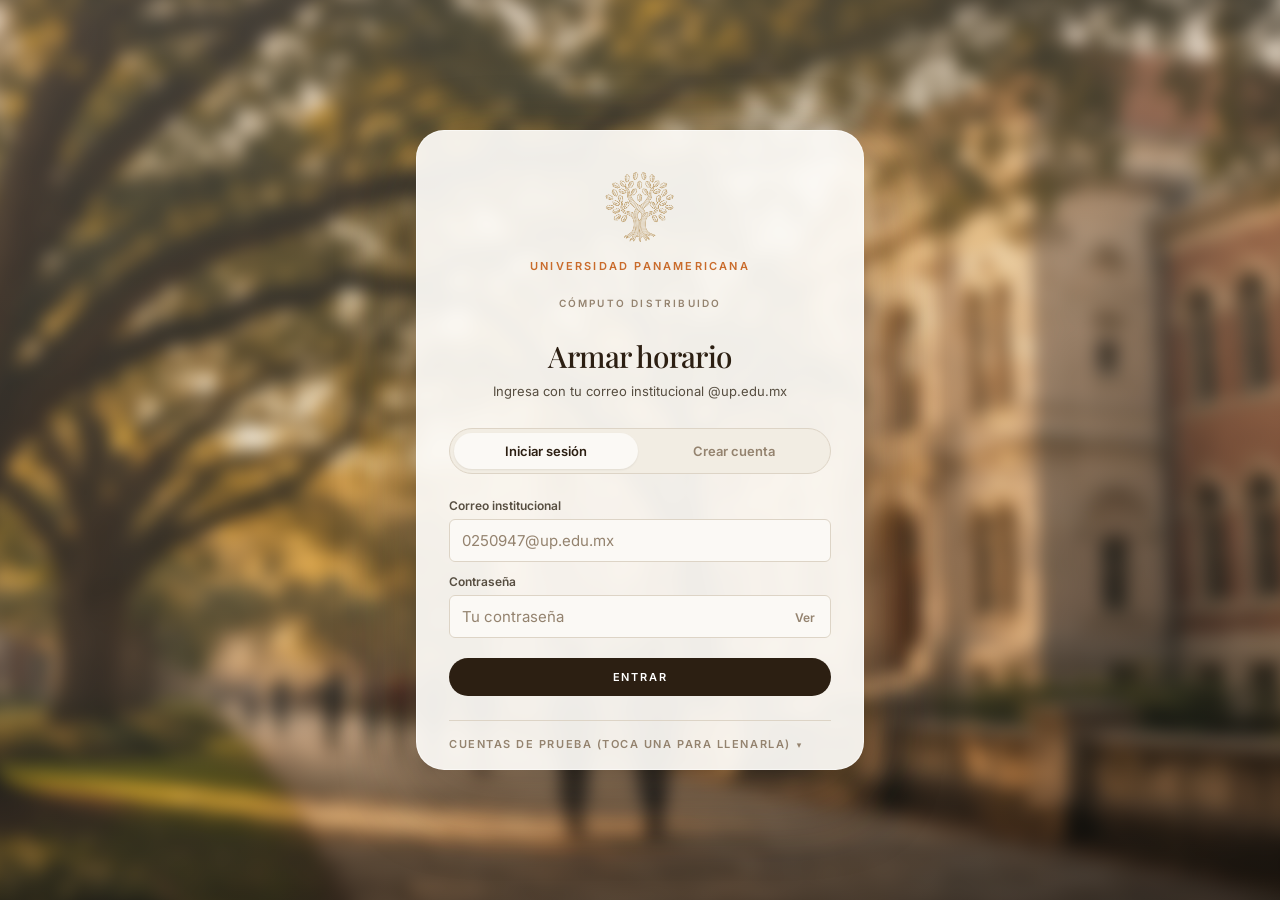
<file: frontend/index.html>
<!DOCTYPE html>
<html lang="es">
<head>
    <meta charset="UTF-8">
    <meta name="viewport" content="width=device-width, initial-scale=1.0">
    <title>Horario UP</title>
    <link rel="preconnect" href="https://fonts.googleapis.com">
    <link rel="preconnect" href="https://fonts.gstatic.com" crossorigin>
    <link href="https://fonts.googleapis.com/css2?family=Inter:wght@400;500;600;700&family=Playfair+Display:ital,wght@0,500;0,600;1,500&display=swap" rel="stylesheet">
    <link rel="stylesheet" href="estilos.css">
    <link rel="stylesheet" href="app.css">
</head>
<body class="en-login">
    <div class="login-bg" aria-hidden="true">
        <img src="brand/campus.jpg" alt="">
    </div>
    <div id="pantalla-login" class="login-screen">
        <article class="login-card">
            <img class="login-logo" src="brand/up-roble.png" alt="Universidad Panamericana">
            <p class="login-kicker">Universidad Panamericana</p>
            <p class="login-meta">Cómputo distribuido</p>
            <h1 class="login-title">Armar horario</h1>
            <p class="login-sub">Ingresa con tu correo institucional @up.edu.mx</p>

            <div class="login-tabs" role="tablist" aria-label="Acceso">
                <button type="button" class="login-tab is-active" data-tab="entrar" role="tab" aria-selected="true">Iniciar sesión</button>
                <button type="button" class="login-tab" data-tab="registro" role="tab" aria-selected="false">Crear cuenta</button>
            </div>

            <form id="form-login" class="login-form">
                <label class="campo">
                    <span>Correo institucional</span>
                    <input id="login-correo" type="email" placeholder="0250947@up.edu.mx" autocomplete="username" required>
                </label>
                <label class="campo">
                    <span>Contraseña</span>
                    <div class="campo-pass">
                        <input id="login-password" type="password" placeholder="Tu contraseña" autocomplete="current-password" required>
                        <button type="button" class="ver-pass" data-ver="login-password" aria-label="Mostrar contraseña">Ver</button>
                    </div>
                </label>
                <p id="error-login" class="error" role="alert"></p>
                <button type="submit" class="btn-primary">Entrar</button>
            </form>

            <form id="form-nuevo" class="login-form" hidden>
                <label class="campo">
                    <span>Nombre</span>
                    <input id="nuevo-nombre" type="text" placeholder="Nombre completo" autocomplete="name" required>
                </label>
                <label class="campo">
                    <span>Correo institucional</span>
                    <input id="nuevo-correo" type="email" placeholder="matricula@up.edu.mx" autocomplete="email" required>
                </label>
                <label class="campo">
                    <span>Contraseña</span>
                    <div class="campo-pass">
                        <input id="nuevo-password" type="password" placeholder="Crea una contraseña" autocomplete="new-password" required>
                        <button type="button" class="ver-pass" data-ver="nuevo-password" aria-label="Mostrar contraseña">Ver</button>
                    </div>
                </label>
                <label class="campo">
                    <span>Carrera</span>
                    <select id="nuevo-carrera" required></select>
                </label>
                <p id="error-registro" class="error" role="alert"></p>
                <button type="submit" class="btn-primary">Registrarme</button>
            </form>

            <details class="login-demos">
                <summary>Cuentas de prueba (toca una para llenarla)</summary>
                <ul>
                    <li><button type="button" class="demo" data-correo="0250947@up.edu.mx" data-pass="emilianoguillen90"><strong>0250947@up.edu.mx</strong><span>Inteligencia de Datos y Ciberseguridad</span></button></li>
                    <li><button type="button" class="demo" data-correo="0251001@up.edu.mx" data-pass="marianalopez90"><strong>0251001@up.edu.mx</strong><span>Mecatrónica</span></button></li>
                    <li><button type="button" class="demo" data-correo="0251002@up.edu.mx" data-pass="diegoramirez90"><strong>0251002@up.edu.mx</strong><span>Ingeniería Industrial</span></button></li>
                    <li><button type="button" class="demo" data-correo="0251003@up.edu.mx" data-pass="anatorres90"><strong>0251003@up.edu.mx</strong><span>Ingeniería Mecánica</span></button></li>
                </ul>
            </details>
        </article>
    </div>

    <div id="app" class="app" hidden>
        <header class="topbar">
            <div class="marca-box">
                <img class="marca-logo" src="brand/up-roble.png" alt="">
                <div>
                    <p class="marca">Universidad Panamericana</p>
                    <h1>Armar horario</h1>
                </div>
            </div>

            <nav class="app-nav" aria-label="Apartados">
                <button type="button" class="nav-btn is-active" data-nav="horario">Mi horario</button>
                <button type="button" class="nav-btn" data-nav="materias">Agregar materias</button>
                <button type="button" class="nav-btn" data-nav="espera">Lista de espera <span id="badge-espera" class="badge-nav" hidden>0</span></button>
            </nav>

            <div class="topbar-der">
                <div class="avisos-wrap">
                    <button id="btn-avisos" type="button" class="icono-btn" aria-label="Avisos" aria-haspopup="true" aria-expanded="false">
                        <svg viewBox="0 0 24 24" width="20" height="20" fill="none" stroke="currentColor" stroke-width="1.8" stroke-linecap="round" stroke-linejoin="round" aria-hidden="true"><path d="M6 8a6 6 0 1 1 12 0c0 7 3 8 3 8H3s3-1 3-8"/><path d="M10.3 21a1.94 1.94 0 0 0 3.4 0"/></svg>
                        <span id="badge-avisos" class="badge-campana" hidden>0</span>
                    </button>
                    <div id="panel-avisos" class="panel-avisos" hidden role="region" aria-label="Avisos">
                        <div class="panel-avisos-head">
                            <strong>Tus avisos</strong>
                            <span>en tiempo real</span>
                        </div>
                        <ul id="lista-avisos" class="lista-avisos"></ul>
                    </div>
                </div>
                <div class="alumno-box">
                    <p id="nombre-alumno" class="alumno"></p>
                    <p id="carrera-alumno" class="carrera"></p>
                </div>
                <button id="btn-cambiar" type="button" class="btn-salir">Cerrar sesión</button>
            </div>
        </header>

        <main class="app-main">
            <!-- ================= Mi horario ================= -->
            <section id="vista-horario" class="vista" data-vista="horario">
                <div class="vista-head">
                    <p class="vista-kicker">Esta semana</p>
                    <div class="vista-title-row">
                        <h2 id="saludo">Mi horario</h2>
                        <div class="acciones">
                            <button type="button" id="btn-ics" class="btn btn-linea">Añadir a mi calendario</button>
                            <button type="button" id="btn-imprimir" class="btn btn-linea">Imprimir</button>
                        </div>
                    </div>
                </div>

                <div id="tarjetas" class="tarjetas"></div>

                <div class="calendario-wrap">
                    <div id="calendario" class="cal"></div>
                </div>
                <div id="agenda" class="agenda"></div>
            </section>

            <!-- ================= Agregar materias ================= -->
            <section id="vista-materias" class="vista" data-vista="materias" hidden>
                <div class="vista-head">
                    <p class="vista-kicker">Catálogo</p>
                    <h2>Agregar materias</h2>
                    <p id="titulo-catalogo" class="ayuda"></p>
                </div>

                <div class="filtros">
                    <label class="buscar">
                        <svg viewBox="0 0 24 24" width="16" height="16" fill="none" stroke="currentColor" stroke-width="2" stroke-linecap="round" aria-hidden="true"><circle cx="11" cy="11" r="7"/><path d="m20 20-3.5-3.5"/></svg>
                        <input id="buscar" type="search" placeholder="Buscar por clave, materia o profesor" autocomplete="off">
                    </label>
                    <select id="filtro-semestre" aria-label="Filtrar por semestre"></select>
                </div>
                <div id="chips" class="chips" role="group" aria-label="Filtrar por estado"></div>
                <p id="conteo-materias" class="conteo"></p>

                <div id="lista-materias" class="catalogo">Cargando...</div>
            </section>

            <!-- ================= Lista de espera ================= -->
            <section id="vista-espera" class="vista" data-vista="espera" hidden>
                <div class="vista-head">
                    <p class="vista-kicker">Materias llenas</p>
                    <h2>Lista de espera</h2>
                    <p class="ayuda">Si una materia ya no tiene cupo, anótate en su fila. En cuanto alguien se dé de baja te inscribimos automáticamente, sin que tengas que estar pendiente.</p>
                </div>
                <div id="lista-espera" class="espera-grid"></div>
            </section>
        </main>

        <footer class="pie">
            <span id="pie-estado" class="pie-chip">Sistema distribuido</span>
            <span class="pie-links">
                <a href="http://localhost:8081" target="_blank" rel="noopener">API</a>
                <a href="http://localhost:3001" target="_blank" rel="noopener">Métricas</a>
                <a href="http://localhost:8500" target="_blank" rel="noopener">Consul</a>
                <a href="http://localhost:8090" target="_blank" rel="noopener">Kafka</a>
            </span>
        </footer>
    </div>

    <div id="toasts" class="toasts" aria-live="polite"></div>

    <script src="app.js"></script>
</body>
</html>
</file>
<file: frontend/estilos.css>
:root {
    --azul-up: #001a4d;
    --azul-medio: #0b2e6b;
    --oro: #c5a35a;
    --oro-claro: #e4d2a3;
    --crema: #f6f1e6;
    --blanco: #ffffff;
    --texto: #1a1a1a;
    --muted: #5c5a55;

    --cream: #f2ede3;
    --paper: #fbf9f5;
    --linen: #e6ded3;
    --terracotta: #c96b2b;
    --camel: #b38760;
    --stone: #94836f;
    --bark: #574e41;
    --espresso: #2c1f12;
    --ink: #181714;
    --border: #ddd4c6;
    --danger: #8b1e1e;
    --radius-sm: 6px;
    --radius-md: 10px;
    --radius-lg: 28px;
    --shadow-card: 0 24px 80px rgb(44 31 18 / 0.14);
    --shadow-login: 0 28px 80px rgb(44 31 18 / 0.32);
    --ease-out: cubic-bezier(0.16, 1, 0.3, 1);
    --duration-fast: 120ms;
    --duration-base: 200ms;
    --font-sans: "Inter", ui-sans-serif, system-ui, sans-serif;
    --font-editorial: "Playfair Display", "Iowan Old Style", Georgia, serif;
}

* {
    box-sizing: border-box;
}

[hidden] {
    display: none !important;
}

body {
    min-height: 100vh;
    margin: 0;
    padding: 0;
    font-family: var(--font-sans);
    color: var(--ink);
    background: var(--cream);
    -webkit-font-smoothing: antialiased;
}

body.en-login {
    min-height: 100svh;
    padding: 24px;
    display: flex;
    align-items: center;
    justify-content: center;
    background: var(--espresso);
}

.login-bg {
    display: none;
}

body.en-login .login-bg {
    display: block;
    position: fixed;
    inset: 0;
    z-index: 0;
    overflow: hidden;
    pointer-events: none;
}

.login-bg img {
    width: 100%;
    height: 100%;
    object-fit: cover;
    transform: scale(1.06);
    filter: blur(8px) saturate(1.02);
}

.login-bg::after {
    content: "";
    position: absolute;
    inset: 0;
    background:
        linear-gradient(165deg, rgb(242 237 227 / 0.22) 0%, rgb(44 31 18 / 0.16) 100%);
}

.login-screen {
    position: relative;
    z-index: 1;
    width: 100%;
    display: flex;
    justify-content: center;
}

.login-card {
    width: min(100%, 28rem);
    max-height: min(40rem, 92svh);
    overflow-y: auto;
    scrollbar-width: none;
    -ms-overflow-style: none;
    padding: 40px 32px 32px;
    text-align: center;
    background: rgb(251 249 245 / 0.94);
    border: 1px solid rgb(255 255 255 / 0.55);
    border-radius: var(--radius-lg);
    box-shadow: var(--shadow-login);
}

.login-card::-webkit-scrollbar {
    display: none;
}

.login-logo {
    display: block;
    width: 4.5rem;
    height: 4.5rem;
    margin: 0 auto;
    object-fit: contain;
}

.login-kicker {
    margin: 16px 0 0;
    color: var(--terracotta);
    font-size: 11px;
    font-weight: 600;
    letter-spacing: 0.2em;
    text-transform: uppercase;
}

.login-meta {
    margin: 24px 0 0;
    color: var(--stone);
    font-size: 10px;
    font-weight: 600;
    letter-spacing: 0.22em;
    text-transform: uppercase;
}

.login-title {
    margin: 28px 0 0;
    color: var(--espresso);
    font-family: var(--font-editorial);
    font-size: 1.85rem;
    font-weight: 500;
    letter-spacing: -0.02em;
    line-height: 1.25;
}

.login-sub {
    margin: 8px 0 0;
    color: var(--bark);
    font-size: 13px;
    line-height: 1.4;
}

.login-tabs {
    display: grid;
    grid-template-columns: 1fr 1fr;
    gap: 4px;
    margin: 28px 0 0;
    padding: 4px;
    background: var(--cream);
    border: 1px solid var(--border);
    border-radius: 999px;
}

.login-tab {
    border: 0;
    border-radius: 999px;
    padding: 10px 12px;
    background: transparent;
    color: var(--stone);
    font: inherit;
    font-size: 13px;
    font-weight: 600;
    cursor: pointer;
}

.login-tab:hover {
    color: var(--espresso);
}

.login-tab.is-active {
    background: var(--paper);
    color: var(--espresso);
    box-shadow: 0 1px 2px rgb(44 31 18 / 0.08);
}

.login-tab:focus-visible,
.login-form :focus-visible,
.login-demos summary:focus-visible,
.btn-primary:focus-visible {
    outline: 2px solid var(--terracotta);
    outline-offset: 2px;
}

.login-form {
    margin-top: 24px;
    display: flex;
    flex-direction: column;
    gap: 12px;
    text-align: left;
}

.campo {
    display: flex;
    flex-direction: column;
    gap: 6px;
}

.campo span {
    color: var(--bark);
    font-size: 12px;
    font-weight: 600;
}

.login-form input,
.login-form select {
    width: 100%;
    padding: 11px 12px;
    border: 1px solid var(--border);
    border-radius: var(--radius-sm);
    background: var(--paper);
    color: var(--ink);
    font: inherit;
    font-size: 15px;
}

.login-form input::placeholder {
    color: var(--stone);
}

.login-form input:hover,
.login-form select:hover {
    border-color: var(--linen);
}

.login-form input:focus,
.login-form select:focus {
    border-color: var(--espresso);
}

.btn-primary {
    margin-top: 8px;
    width: 100%;
    border: 0;
    border-radius: 999px;
    padding: 12px 20px;
    background: var(--espresso);
    color: #fff;
    font: inherit;
    font-size: 11px;
    font-weight: 600;
    letter-spacing: 0.16em;
    text-transform: uppercase;
    cursor: pointer;
}

.btn-primary:hover {
    background: #3a2a1b;
}

.btn-primary:active {
    transform: translateY(1px);
}

.login-demos {
    margin-top: 24px;
    text-align: left;
    border-top: 1px solid var(--border);
    padding-top: 16px;
}

.login-demos summary {
    color: var(--stone);
    font-size: 11px;
    font-weight: 600;
    letter-spacing: 0.14em;
    text-transform: uppercase;
    cursor: pointer;
    list-style: none;
}

.login-demos summary::-webkit-details-marker {
    display: none;
}

.login-demos summary::after {
    content: "\25BE";
    margin-left: 6px;
    font-size: 9px;
}

.login-demos[open] summary::after {
    content: "\25B4";
}

.login-demos summary:hover {
    color: var(--espresso);
}

.login-demos ul {
    margin: 12px 0 0;
    padding: 0;
    list-style: none;
    display: flex;
    flex-direction: column;
    gap: 10px;
}

.login-demos li {
    color: var(--bark);
    font-size: 13px;
    line-height: 1.45;
}

.login-demos strong {
    color: var(--espresso);
    font-weight: 600;
}

@media (max-width: 480px) {
    .login-card {
        padding: 32px 24px 24px;
        border-radius: 20px;
    }

    .login-logo {
        width: 4rem;
        height: 4rem;
    }

    .login-title {
        font-size: 1.55rem;
    }

    .login-sub {
        font-size: 12px;
    }
}

@media (prefers-reduced-motion: reduce) {
    .btn-primary {
        transition: none;
    }

    .login-bg img {
        transform: none;
        filter: blur(8px);
    }
}
</file>
<file: frontend/app.css>
/* ==========================================================================
   Estilos de la aplicacion (despues del login, que esta en estilos.css).
   Mismas variables de color y tipografia que el login.
   ========================================================================== */

.app {
    min-height: 100svh;
    display: flex;
    flex-direction: column;
}

.error {
    margin: 0;
    color: var(--danger);
    font-size: 13px;
    font-weight: 600;
}

.error:empty {
    display: none;
}

/* ---- Login: cuentas de prueba y mostrar contrasena ---------------------- */
.campo-pass {
    position: relative;
}

.campo-pass input {
    padding-right: 56px;
}

.ver-pass {
    position: absolute;
    top: 50%;
    right: 8px;
    transform: translateY(-50%);
    border: 0;
    background: transparent;
    color: var(--stone);
    font: inherit;
    font-size: 12px;
    font-weight: 600;
    padding: 4px 8px;
    border-radius: 999px;
    cursor: pointer;
}

.ver-pass:hover {
    color: var(--espresso);
}

.login-demos .demo {
    width: 100%;
    display: flex;
    flex-direction: column;
    gap: 2px;
    text-align: left;
    padding: 10px 12px;
    background: var(--paper);
    border: 1px solid var(--border);
    border-radius: var(--radius-sm);
    font: inherit;
    cursor: pointer;
    transition: border-color var(--duration-fast), background var(--duration-fast);
}

.login-demos .demo:hover {
    border-color: var(--terracotta);
    background: #fff;
}

.login-demos .demo strong {
    color: var(--espresso);
    font-size: 13px;
}

.login-demos .demo span {
    color: var(--stone);
    font-size: 12px;
}

/* ---- Barra superior ----------------------------------------------------- */
.topbar {
    position: sticky;
    top: 0;
    z-index: 20;
    display: flex;
    align-items: center;
    justify-content: space-between;
    gap: 16px;
    padding: 10px 24px;
    background: rgb(251 249 245 / 0.94);
    border-bottom: 1px solid var(--border);
    backdrop-filter: blur(10px);
}

.marca-box {
    display: flex;
    align-items: center;
    gap: 12px;
    min-width: 0;
}

.marca-logo {
    width: 36px;
    height: 36px;
    object-fit: contain;
}

.marca {
    margin: 0;
    color: var(--terracotta);
    letter-spacing: 0.16em;
    font-size: 10px;
    text-transform: uppercase;
    font-weight: 600;
}

.app .topbar h1 {
    margin: 2px 0 0;
    color: var(--espresso);
    font-family: var(--font-editorial);
    font-size: 1.15rem;
    font-weight: 500;
    letter-spacing: -0.02em;
}

.app-nav {
    display: flex;
    gap: 4px;
    padding: 4px;
    background: var(--cream);
    border: 1px solid var(--border);
    border-radius: 999px;
}

.nav-btn {
    display: inline-flex;
    align-items: center;
    gap: 6px;
    border: 0;
    border-radius: 999px;
    padding: 8px 16px;
    background: transparent;
    color: var(--stone);
    font: inherit;
    font-size: 13px;
    font-weight: 600;
    cursor: pointer;
    white-space: nowrap;
}

.nav-btn:hover {
    color: var(--espresso);
}

.nav-btn.is-active {
    background: var(--paper);
    color: var(--espresso);
    box-shadow: 0 1px 2px rgb(44 31 18 / 0.08);
}

.badge-nav {
    min-width: 18px;
    padding: 1px 6px;
    border-radius: 999px;
    background: var(--terracotta);
    color: #fff;
    font-size: 11px;
    line-height: 1.5;
    text-align: center;
}

.topbar-der {
    display: flex;
    align-items: center;
    gap: 14px;
}

.alumno-box {
    text-align: right;
    min-width: 0;
}

.alumno {
    margin: 0;
    color: var(--espresso);
    font-size: 13px;
    font-weight: 600;
}

.carrera {
    margin: 2px 0 0;
    color: var(--stone);
    font-size: 12px;
    max-width: 240px;
    white-space: nowrap;
    overflow: hidden;
    text-overflow: ellipsis;
}

.btn-salir {
    background: transparent;
    border: 1px solid var(--border);
    border-radius: 999px;
    color: var(--bark);
    padding: 6px 12px;
    font: inherit;
    font-size: 12px;
    font-weight: 600;
    cursor: pointer;
    white-space: nowrap;
}

.btn-salir:hover {
    border-color: var(--espresso);
    color: var(--espresso);
}

/* ---- Campana de avisos -------------------------------------------------- */
.avisos-wrap {
    position: relative;
}

.icono-btn {
    position: relative;
    display: grid;
    place-items: center;
    width: 38px;
    height: 38px;
    border: 1px solid var(--border);
    border-radius: 999px;
    background: var(--paper);
    color: var(--bark);
    cursor: pointer;
}

.icono-btn:hover {
    border-color: var(--espresso);
    color: var(--espresso);
}

.badge-campana {
    position: absolute;
    top: -4px;
    right: -4px;
    min-width: 18px;
    padding: 1px 5px;
    border-radius: 999px;
    background: var(--terracotta);
    color: #fff;
    font-size: 10px;
    font-weight: 700;
    line-height: 1.5;
    text-align: center;
    border: 2px solid var(--paper);
}

.panel-avisos {
    position: absolute;
    top: calc(100% + 10px);
    right: 0;
    width: min(380px, 92vw);
    max-height: 70vh;
    display: flex;
    flex-direction: column;
    background: var(--paper);
    border: 1px solid var(--border);
    border-radius: var(--radius-md);
    box-shadow: var(--shadow-card);
    overflow: hidden;
}

.panel-avisos-head {
    display: flex;
    align-items: baseline;
    justify-content: space-between;
    padding: 12px 16px;
    border-bottom: 1px solid var(--border);
    background: var(--cream);
}

.panel-avisos-head strong {
    color: var(--espresso);
    font-size: 13px;
}

.panel-avisos-head span {
    color: var(--stone);
    font-size: 11px;
}

.lista-avisos {
    margin: 0;
    padding: 0;
    list-style: none;
    overflow-y: auto;
}

.aviso {
    display: grid;
    grid-template-columns: 10px 1fr;
    gap: 10px;
    padding: 12px 16px;
    border-bottom: 1px solid var(--border);
}

.aviso:last-child {
    border-bottom: 0;
}

.aviso.nuevo {
    background: #fbf1e6;
}

.aviso .punto {
    width: 10px;
    height: 10px;
    margin-top: 4px;
    border-radius: 50%;
    background: var(--stone);
}

.aviso.ok .punto {
    background: #5f8a5a;
}

.aviso.baja .punto {
    background: var(--danger);
}

.aviso.espera .punto {
    background: var(--terracotta);
}

.aviso p {
    margin: 0;
    color: var(--espresso);
    font-size: 13px;
    line-height: 1.4;
}

.aviso small {
    display: block;
    margin-top: 3px;
    color: var(--stone);
    font-size: 11px;
}

.avisos-vacio {
    padding: 28px 16px;
    text-align: center;
    color: var(--stone);
    font-size: 13px;
}

/* ---- Contenido ---------------------------------------------------------- */
.app-main {
    flex: 1;
    width: 100%;
    max-width: 1180px;
    margin: 0 auto;
    padding: 28px 24px 40px;
}

.vista-head {
    margin-bottom: 20px;
}

.vista-kicker {
    margin: 0 0 6px;
    color: var(--terracotta);
    font-size: 11px;
    font-weight: 600;
    letter-spacing: 0.18em;
    text-transform: uppercase;
}

.vista-title-row {
    display: flex;
    align-items: center;
    justify-content: space-between;
    gap: 12px;
    flex-wrap: wrap;
}

.vista-head h2 {
    margin: 0;
    color: var(--espresso);
    font-family: var(--font-editorial);
    font-size: 1.75rem;
    font-weight: 500;
    letter-spacing: -0.02em;
}

.ayuda {
    margin: 8px 0 0;
    color: var(--bark);
    font-size: 14px;
    line-height: 1.45;
    max-width: 62ch;
}

.acciones {
    display: flex;
    gap: 8px;
}

/* ---- Botones ------------------------------------------------------------ */
.btn {
    display: inline-flex;
    align-items: center;
    justify-content: center;
    gap: 6px;
    border: 1px solid transparent;
    border-radius: 999px;
    padding: 8px 14px;
    font: inherit;
    font-size: 12px;
    font-weight: 600;
    cursor: pointer;
    white-space: nowrap;
    transition: background var(--duration-fast), border-color var(--duration-fast), color var(--duration-fast);
}

.btn:active:not(:disabled) {
    transform: translateY(1px);
}

.btn-oscuro {
    background: var(--espresso);
    color: #fff;
}

.btn-oscuro:hover {
    background: #3a2a1b;
}

.btn-linea {
    background: transparent;
    border-color: var(--border);
    color: var(--bark);
}

.btn-linea:hover {
    border-color: var(--espresso);
    color: var(--espresso);
}

.btn-peligro:hover {
    border-color: var(--danger);
    color: var(--danger);
}

.btn-espera {
    background: #fbf1e6;
    border-color: #ecd2b4;
    color: #8a4a17;
}

.btn-espera:hover {
    background: #f6e3cd;
}

.btn:disabled,
.btn-quieto {
    background: var(--linen);
    color: var(--stone);
    cursor: default;
    border-color: transparent;
}

.btn-cursada {
    background: #e7efe3;
    color: #46703f;
    cursor: default;
}

.btn:focus-visible,
.nav-btn:focus-visible,
.icono-btn:focus-visible,
.btn-salir:focus-visible,
.chip:focus-visible,
.demo:focus-visible,
.ver-pass:focus-visible,
.buscar input:focus-visible,
.filtros select:focus-visible,
.pie a:focus-visible {
    outline: 2px solid var(--terracotta);
    outline-offset: 2px;
}

/* ---- Tarjetas de resumen ------------------------------------------------ */
.tarjetas {
    display: grid;
    grid-template-columns: repeat(4, minmax(0, 1fr));
    gap: 12px;
    margin-bottom: 18px;
}

.tarjeta {
    display: flex;
    flex-direction: column;
    gap: 4px;
    padding: 16px 18px;
    background: var(--paper);
    border: 1px solid var(--border);
    border-radius: var(--radius-md);
    min-width: 0;
}

.tarjeta .t-etiqueta {
    color: var(--stone);
    font-size: 11px;
    font-weight: 600;
    letter-spacing: 0.12em;
    text-transform: uppercase;
}

.tarjeta .t-valor {
    color: var(--espresso);
    font-family: var(--font-editorial);
    font-size: 1.9rem;
    font-weight: 500;
    line-height: 1.15;
    letter-spacing: -0.02em;
}

.tarjeta .t-valor small {
    font-family: var(--font-sans);
    font-size: 13px;
    font-weight: 500;
    color: var(--stone);
    letter-spacing: 0;
}

.tarjeta .t-nota {
    color: var(--bark);
    font-size: 12px;
    line-height: 1.35;
    overflow: hidden;
    text-overflow: ellipsis;
}

.tarjeta.proxima .t-valor {
    font-size: 1.35rem;
}

.avance {
    flex-direction: row;
    align-items: center;
    gap: 14px;
}

.anillo {
    --p: 0;
    position: relative;
    flex-shrink: 0;
    width: 62px;
    height: 62px;
    border-radius: 50%;
    background: conic-gradient(var(--terracotta) calc(var(--p) * 1%), var(--linen) 0);
}

.anillo::after {
    content: attr(data-texto);
    position: absolute;
    inset: 7px;
    display: grid;
    place-items: center;
    border-radius: 50%;
    background: var(--paper);
    color: var(--espresso);
    font-size: 13px;
    font-weight: 700;
}

.avance .t-texto {
    display: flex;
    flex-direction: column;
    gap: 3px;
    min-width: 0;
}

/* ---- Calendario --------------------------------------------------------- */
.calendario-wrap {
    overflow: auto;
    background: var(--paper);
    border: 1px solid var(--border);
    border-radius: var(--radius-md);
    scrollbar-width: thin;
}

.cal {
    --alto-media-hora: 30px;
    display: grid;
    grid-template-columns: 56px repeat(5, minmax(0, 1fr));
    min-width: 780px;
    position: relative;
}

.cal-dia {
    grid-row: 1;
    padding: 12px 4px;
    text-align: center;
    color: var(--bark);
    font-size: 11px;
    font-weight: 600;
    letter-spacing: 0.08em;
    text-transform: uppercase;
    background: var(--paper);
    border-bottom: 1px solid var(--border);
    border-left: 1px solid var(--border);
}

.cal-dia.hoy {
    color: var(--terracotta);
    box-shadow: inset 0 -2px 0 var(--terracotta);
}

.cal-dia small {
    display: block;
    margin-top: 2px;
    font-size: 10px;
    font-weight: 500;
    letter-spacing: 0;
    text-transform: none;
    color: var(--stone);
}

.cal-hora {
    grid-column: 1;
    padding: 2px 8px 0 0;
    text-align: right;
    color: var(--stone);
    font-size: 11px;
    transform: translateY(-8px);
    pointer-events: none;
}

.cal-slot {
    border-left: 1px solid var(--border);
    border-top: 1px dashed #ece5d9;
    height: var(--alto-media-hora);
}

.cal-slot.hora {
    border-top: 1px solid var(--border);
}

.cal-slot.hoy {
    background: rgb(201 107 43 / 0.05);
}

.cal-clase {
    --fondo: #f4e3d3;
    --acento: #c96b2b;
    z-index: 1;
    display: flex;
    flex-direction: column;
    gap: 2px;
    margin: 2px 4px;
    padding: 6px 8px;
    min-width: 0;
    overflow: hidden;
    background: var(--fondo);
    border-left: 4px solid var(--acento);
    border-radius: 8px;
    color: var(--espresso);
    font-size: 11px;
    line-height: 1.3;
    box-shadow: 0 1px 2px rgb(44 31 18 / 0.08);
}

.cal-clase strong {
    color: var(--acento);
    font-size: 11px;
    letter-spacing: 0.02em;
}

.cal-clase .c-nombre {
    font-weight: 600;
}

.cal-clase .c-detalle {
    color: var(--bark);
}

.cal-clase.choque {
    width: 50%;
    outline: 2px dashed var(--danger);
    outline-offset: -2px;
}

.cal-clase.choque.derecha {
    justify-self: end;
}

.cal-clase .c-baja {
    margin-top: auto;
    align-self: flex-start;
    padding: 2px 8px;
    border: 1px solid rgb(44 31 18 / 0.2);
    border-radius: 999px;
    background: rgb(255 255 255 / 0.6);
    color: var(--bark);
    font: inherit;
    font-size: 10px;
    font-weight: 600;
    cursor: pointer;
}

.cal-clase .c-baja:hover {
    border-color: var(--danger);
    color: var(--danger);
    background: #fff;
}

.vacio {
    padding: 56px 24px;
    text-align: center;
    background: var(--paper);
    border: 1px dashed var(--border);
    border-radius: var(--radius-md);
}

.vacio h3 {
    margin: 0 0 6px;
    color: var(--espresso);
    font-family: var(--font-editorial);
    font-size: 1.3rem;
    font-weight: 500;
}

.vacio p {
    margin: 0 auto 16px;
    max-width: 44ch;
    color: var(--bark);
    font-size: 14px;
    line-height: 1.45;
}

/* Agenda por dia: reemplaza al calendario en pantallas chicas */
.agenda {
    display: none;
}

.agenda-dia {
    margin-bottom: 14px;
}

.agenda-dia h3 {
    margin: 0 0 8px;
    color: var(--terracotta);
    font-size: 11px;
    font-weight: 600;
    letter-spacing: 0.16em;
    text-transform: uppercase;
}

.agenda-dia h3.hoy::after {
    content: " \00B7  hoy";
}

.agenda-item {
    --fondo: #f4e3d3;
    --acento: #c96b2b;
    display: flex;
    align-items: center;
    justify-content: space-between;
    gap: 12px;
    margin-bottom: 8px;
    padding: 10px 12px;
    background: var(--fondo);
    border-left: 4px solid var(--acento);
    border-radius: 8px;
    color: var(--espresso);
    font-size: 13px;
}

.agenda-item strong {
    display: block;
    color: var(--acento);
    font-size: 12px;
}

.agenda-item small {
    color: var(--bark);
    font-size: 12px;
}

/* ---- Catalogo ------------------------------------------------------------ */
.filtros {
    display: flex;
    gap: 10px;
    margin-bottom: 12px;
}

.buscar {
    flex: 1;
    display: flex;
    align-items: center;
    gap: 8px;
    padding: 0 12px;
    background: var(--paper);
    border: 1px solid var(--border);
    border-radius: 999px;
    color: var(--stone);
}

.buscar:focus-within {
    border-color: var(--espresso);
}

.buscar input {
    flex: 1;
    min-width: 0;
    padding: 11px 0;
    border: 0;
    background: transparent;
    color: var(--ink);
    font: inherit;
    font-size: 14px;
}

.buscar input:focus {
    outline: none;
}

.filtros select {
    padding: 0 14px;
    background: var(--paper);
    border: 1px solid var(--border);
    border-radius: 999px;
    color: var(--bark);
    font: inherit;
    font-size: 13px;
    font-weight: 600;
}

.chips {
    display: flex;
    flex-wrap: wrap;
    gap: 6px;
    margin-bottom: 10px;
}

.chip {
    display: inline-flex;
    align-items: center;
    gap: 6px;
    padding: 6px 12px;
    background: var(--paper);
    border: 1px solid var(--border);
    border-radius: 999px;
    color: var(--bark);
    font: inherit;
    font-size: 12px;
    font-weight: 600;
    cursor: pointer;
}

.chip:hover {
    border-color: var(--espresso);
}

.chip.is-active {
    background: var(--espresso);
    border-color: var(--espresso);
    color: #fff;
}

.chip span {
    opacity: 0.7;
    font-weight: 500;
}

.conteo {
    margin: 0 0 10px;
    color: var(--stone);
    font-size: 12px;
}

.catalogo {
    background: var(--paper);
    border: 1px solid var(--border);
    border-radius: var(--radius-md);
    overflow: hidden;
}

.semestre {
    border-top: 1px solid var(--border);
}

.semestre:first-child {
    border-top: 0;
}

.semestre > summary {
    display: flex;
    align-items: center;
    justify-content: space-between;
    padding: 12px 16px;
    background: var(--cream);
    color: var(--terracotta);
    font-size: 11px;
    font-weight: 600;
    letter-spacing: 0.16em;
    text-transform: uppercase;
    cursor: pointer;
    list-style: none;
}

.semestre > summary::-webkit-details-marker {
    display: none;
}

.semestre > summary::after {
    content: "\25BE";
    font-size: 11px;
}

.semestre:not([open]) > summary::after {
    content: "\25B8";
}

.semestre > summary small {
    color: var(--stone);
    font-weight: 500;
    letter-spacing: 0.04em;
    text-transform: none;
    font-size: 12px;
    margin-left: auto;
    margin-right: 10px;
}

.fila {
    display: grid;
    grid-template-columns: minmax(0, 1fr) 150px auto;
    align-items: center;
    gap: 16px;
    padding: 14px 16px;
    border-top: 1px solid var(--border);
}

.fila.cursada {
    background: #fafaf6;
}

.fila.cursada .datos strong {
    color: var(--stone);
}

.datos {
    display: flex;
    flex-direction: column;
    gap: 4px;
    min-width: 0;
}

.datos strong {
    color: var(--espresso);
    font-size: 14px;
    font-weight: 600;
}

.datos span {
    color: var(--stone);
    font-size: 13px;
}

.aviso-fila {
    display: inline-block;
    margin-top: 2px;
    color: var(--danger);
    font-size: 12px;
    font-weight: 600;
}

.cupo {
    display: flex;
    flex-direction: column;
    gap: 5px;
}

.cupo-barra {
    height: 6px;
    border-radius: 999px;
    background: var(--linen);
    overflow: hidden;
}

.cupo-barra i {
    display: block;
    height: 100%;
    border-radius: 999px;
    background: #5f8a5a;
}

.cupo.poco .cupo-barra i {
    background: #d19a2a;
}

.cupo.lleno .cupo-barra i {
    background: var(--danger);
}

.cupo small {
    color: var(--stone);
    font-size: 11px;
}

.cupo.poco small {
    color: #9a6b0f;
    font-weight: 600;
}

.cupo.lleno small {
    color: var(--danger);
    font-weight: 600;
}

.accion {
    display: flex;
    justify-content: flex-end;
    min-width: 150px;
}

/* ---- Lista de espera ----------------------------------------------------- */
.espera-grid {
    display: grid;
    grid-template-columns: repeat(auto-fill, minmax(300px, 1fr));
    gap: 12px;
}

.espera-card {
    display: flex;
    flex-direction: column;
    gap: 12px;
    padding: 18px;
    background: var(--paper);
    border: 1px solid var(--border);
    border-radius: var(--radius-md);
}

.espera-card h3 {
    margin: 0;
    color: var(--espresso);
    font-size: 15px;
    font-weight: 600;
}

.espera-card h3 small {
    display: block;
    margin-bottom: 2px;
    color: var(--terracotta);
    font-size: 11px;
    letter-spacing: 0.1em;
}

.espera-lugar {
    display: flex;
    align-items: baseline;
    gap: 6px;
    color: var(--bark);
    font-size: 13px;
}

.espera-lugar b {
    color: var(--espresso);
    font-family: var(--font-editorial);
    font-size: 2rem;
    font-weight: 500;
    line-height: 1;
}

.espera-card .fila-puntos {
    display: flex;
    gap: 4px;
}

.espera-card .fila-puntos i {
    flex: 1;
    height: 6px;
    max-width: 28px;
    border-radius: 999px;
    background: var(--linen);
}

.espera-card .fila-puntos i.tu {
    background: var(--terracotta);
}

.espera-card p {
    margin: 0;
    color: var(--stone);
    font-size: 12px;
    line-height: 1.4;
}

/* ---- Toasts -------------------------------------------------------------- */
.toasts {
    position: fixed;
    right: 20px;
    bottom: 20px;
    z-index: 50;
    display: flex;
    flex-direction: column;
    gap: 8px;
    max-width: min(380px, calc(100vw - 40px));
}

.toast {
    display: grid;
    grid-template-columns: 4px 1fr auto;
    align-items: start;
    gap: 12px;
    padding: 12px 14px 12px 0;
    background: var(--espresso);
    border-radius: var(--radius-md);
    color: #fff;
    font-size: 13px;
    line-height: 1.4;
    box-shadow: var(--shadow-card);
    animation: entra var(--duration-base) var(--ease-out);
}

.toast::before {
    content: "";
    align-self: stretch;
    border-radius: 0 4px 4px 0;
    background: var(--oro);
}

.toast.ok::before {
    background: #7fb77a;
}

.toast.error::before {
    background: #e0765c;
}

.toast.aviso::before {
    background: var(--terracotta);
}

.toast button {
    border: 0;
    background: transparent;
    color: rgb(255 255 255 / 0.6);
    font-size: 16px;
    line-height: 1;
    cursor: pointer;
}

.toast button:hover {
    color: #fff;
}

.toast-titulo {
    display: block;
    margin-bottom: 2px;
    color: var(--oro-claro);
    font-size: 10px;
    font-weight: 600;
    letter-spacing: 0.14em;
    text-transform: uppercase;
}

@keyframes entra {
    from {
        opacity: 0;
        transform: translateY(8px);
    }
}

/* ---- Pie ----------------------------------------------------------------- */
.pie {
    display: flex;
    align-items: center;
    justify-content: space-between;
    gap: 12px;
    flex-wrap: wrap;
    padding: 14px 24px;
    border-top: 1px solid var(--border);
    color: var(--stone);
    font-size: 12px;
}

.pie-chip {
    display: inline-flex;
    align-items: center;
    gap: 8px;
}

.pie-chip::before {
    content: "";
    width: 8px;
    height: 8px;
    border-radius: 50%;
    background: #5f8a5a;
}

.pie-chip.mal::before {
    background: var(--danger);
}

.pie-links {
    display: flex;
    gap: 14px;
}

.pie a {
    color: var(--stone);
    text-decoration: none;
}

.pie a:hover {
    color: var(--espresso);
    text-decoration: underline;
}

/* ---- Responsivo ---------------------------------------------------------- */
@media (max-width: 1000px) {
    .tarjetas {
        grid-template-columns: repeat(2, minmax(0, 1fr));
    }
}

@media (max-width: 900px) {
    .topbar {
        flex-wrap: wrap;
        padding: 10px 16px;
    }

    .app-nav {
        order: 3;
        width: 100%;
    }

    .nav-btn {
        flex: 1;
        justify-content: center;
        padding: 8px 8px;
    }

    .app-main {
        padding: 20px 16px 32px;
    }

    .alumno-box {
        display: none;
    }
}

@media (max-width: 760px) {
    .calendario-wrap {
        display: none;
    }

    .agenda {
        display: block;
    }

    .fila {
        grid-template-columns: minmax(0, 1fr) auto;
    }

    .fila .cupo {
        grid-column: 1;
        grid-row: 2;
    }

    .fila .accion {
        grid-column: 2;
        grid-row: 1 / span 2;
        min-width: 0;
    }

    .filtros {
        flex-direction: column;
    }

    .filtros select {
        padding: 10px 14px;
    }
}

@media (max-width: 480px) {
    .tarjetas {
        grid-template-columns: 1fr;
    }

    .marca-box > div {
        display: none;
    }
}

@media (prefers-reduced-motion: reduce) {
    .toast {
        animation: none;
    }
}

/* ---- Impresion: solo el horario ------------------------------------------ */
@media print {
    body {
        background: #fff;
    }

    .topbar,
    .acciones,
    .pie,
    .toasts,
    .cal-clase .c-baja,
    #vista-materias,
    #vista-espera {
        display: none !important;
    }

    .app-main {
        max-width: none;
        padding: 0;
    }

    .calendario-wrap {
        display: block !important;
        overflow: visible;
        border: 0;
    }

    .agenda {
        display: none !important;
    }

    .cal {
        min-width: 0;
    }

    .cal-clase {
        -webkit-print-color-adjust: exact;
        print-color-adjust: exact;
    }
}
</file>
